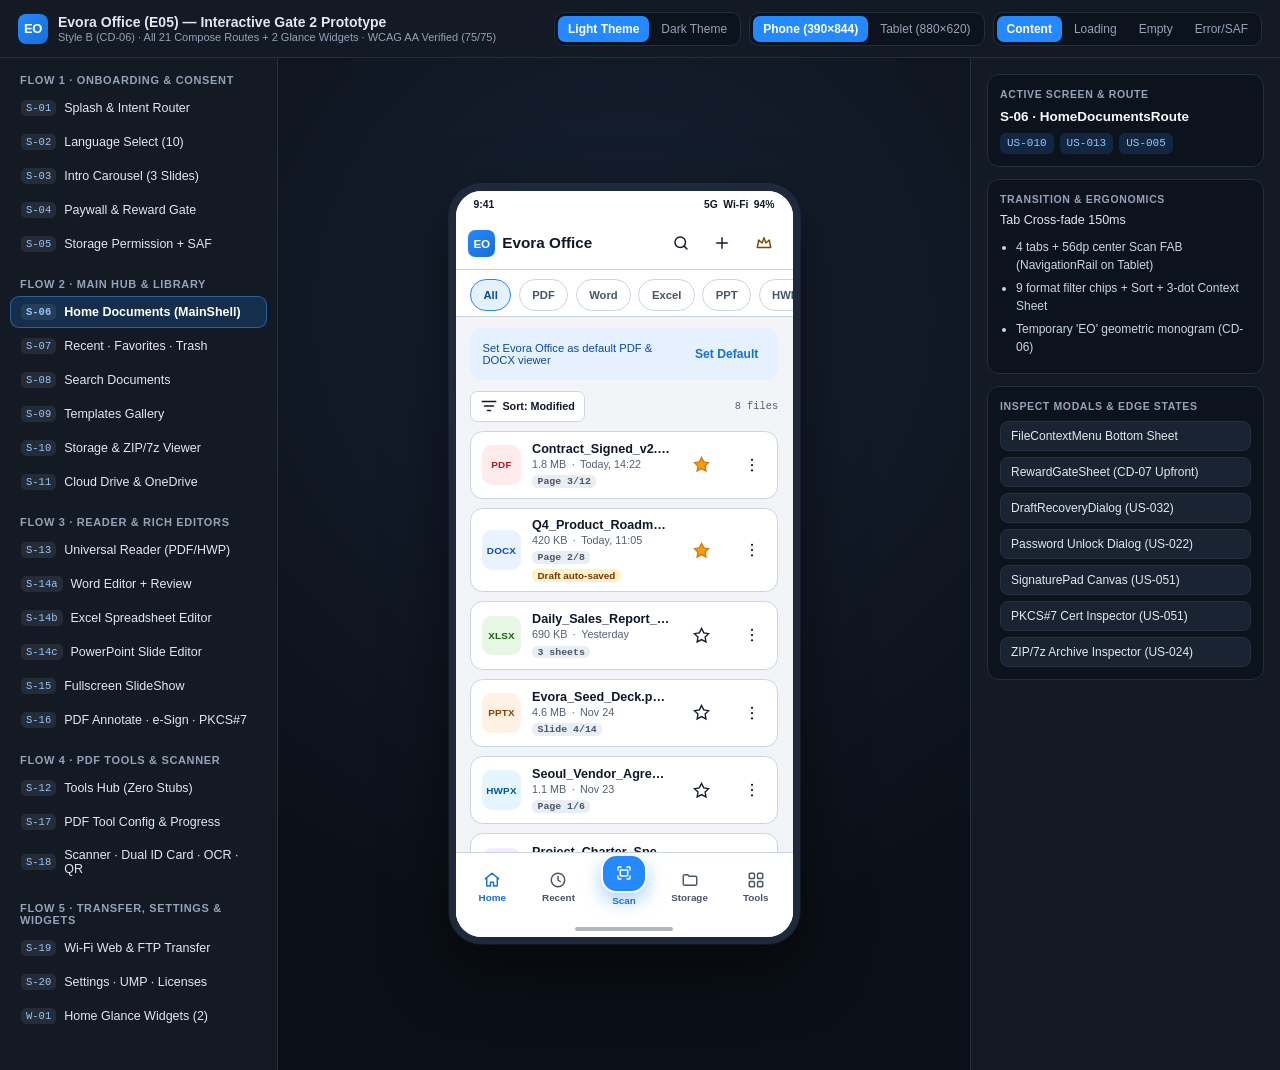
<file: wireframes/index.html>
<!DOCTYPE html>
<html lang="en" data-app-theme="light">
<head>
  <meta charset="UTF-8" />
  <meta name="viewport" content="width=device-width, initial-scale=1.0" />
  <title>Evora Office (E05) — Phase 4 Interactive Gate 2 Wireframes</title>
  <link rel="stylesheet" href="styles.css" />
</head>
<body>
  <header class="studio-topbar">
    <div class="studio-brand">
      <div class="eo-mark-mini" aria-hidden="true">EO</div>
      <div class="studio-title-group">
        <h1>Evora Office (E05) — Interactive Gate 2 Prototype</h1>
        <p>Style B (CD-06) · All 21 Compose Routes + 2 Glance Widgets · WCAG AA Verified (75/75)</p>
      </div>
    </div>
    <div class="studio-controls">
      <div class="ctrl-group" role="group" aria-label="Theme Switcher">
        <button class="ctrl-btn active" data-theme-btn="light">Light Theme</button>
        <button class="ctrl-btn" data-theme-btn="dark">Dark Theme</button>
      </div>
      <div class="ctrl-group" role="group" aria-label="Viewport Size">
        <button class="ctrl-btn active" data-device-btn="phone">Phone (390×844)</button>
        <button class="ctrl-btn" data-device-btn="tablet">Tablet (880×620)</button>
      </div>
      <div class="ctrl-group" role="group" aria-label="Screen State">
        <button class="ctrl-btn active" data-state-btn="content">Content</button>
        <button class="ctrl-btn" data-state-btn="loading">Loading</button>
        <button class="ctrl-btn" data-state-btn="empty">Empty</button>
        <button class="ctrl-btn" data-state-btn="error">Error/SAF</button>
      </div>
    </div>
  </header>

  <main class="studio-body">
    <aside class="route-sidebar" id="routeSidebar" aria-label="Wireframe Route Directory"></aside>

    <section class="device-stage">
      <div class="device-frame" id="deviceFrame" role="region" aria-label="Android Device Preview">
        <div class="android-status-bar" id="statusBar">
          <span>9:41</span>
          <div class="status-icons">
            <span>5G</span>
            <span>Wi-Fi</span>
            <span>94%</span>
          </div>
        </div>
        <div class="screen-viewport" id="screenViewport"></div>
        <div class="android-gesture-bar"><span></span></div>
      </div>
    </section>

    <aside class="spec-inspector" id="specInspector" aria-label="Design Spec Inspector"></aside>
  </main>

  <script src="app.js" defer></script>
</body>
</html>
</file>
<file: wireframes/styles.css>
/* Evora Office (E05) — Style B Familiar Vibrant Utility Design Tokens
   Verified 75/75 WCAG 2.1 AA pairs against research/phase4/verify_wcag_contrast.py */

:root {
  --bg-canvas: #F2F4F8;
  --surface-card: #FFFFFF;
  --surface-subtle: #E9EEF5;
  --surface-elevated: #FFFFFF;
  --text-primary: #0F172A;
  --text-secondary: #475569;
  --text-muted: #526075;
  --border-subtle: #CBD5E1;
  --border-input: #7C8BA1;
  --primary-action: #186FD4;
  --on-primary: #FFFFFF;
  --brand-accent: #2489FF;
  --primary-container: #E6F1FF;
  --on-primary-container: #0D4A9E;
  --success: #1E7D5E;
  --on-success: #FFFFFF;
  --success-container: #E3F8F0;
  --on-success-container: #125741;
  --warning: #B45309;
  --on-warning: #FFFFFF;
  --warning-container: #FEF3C7;
  --on-warning-container: #78350F;
  --error: #C82828;
  --on-error: #FFFFFF;
  --error-container: #FEECEC;
  --on-error-container: #8C1D1D;
  --pro-gold-container: #FFF4DB;
  --on-pro-gold: #7A4B00;

  /* Format Colors — Light */
  --fmt-word-hdr: #1563DB; --fmt-word-tint: #EAF2FF; --fmt-word-ink: #114FB3;
  --fmt-pdf-hdr: #D33434; --fmt-pdf-tint: #FFEBEB; --fmt-pdf-ink: #A81E1E;
  --fmt-excel-hdr: #1D820E; --fmt-excel-tint: #E6F7E4; --fmt-excel-ink: #146308;
  --fmt-ppt-hdr: #B85600; --fmt-ppt-tint: #FFF2E4; --fmt-ppt-ink: #8F4100;
  --fmt-hwp-hdr: #0074BF; --fmt-hwp-tint: #E5F5FF; --fmt-hwp-ink: #005894;
  --fmt-odf-hdr: #8B1ED9; --fmt-odf-tint: #F5EAFF; --fmt-odf-ink: #6C14AD;
  --fmt-epub-hdr: #5A7D0E; --fmt-epub-tint: #F0F8DF; --fmt-epub-ink: #446107;
  --fmt-txt-hdr: #1474B0; --fmt-txt-tint: #E6F5FF; --fmt-txt-ink: #0D5887;
  --hdr-ink: #FFFFFF;
  --fab-ink: #FFFFFF;

  /* Studio chrome */
  --studio-bg: #0B1018;
  --studio-panel: #131A24;
  --studio-border: #232E3F;
  --studio-text: #E2E8F0;
  --studio-muted: #94A3B8;

  /* Typography & Radii */
  --font-sans: 'Poppins', -apple-system, BlinkMacSystemFont, 'Segoe UI', Roboto, sans-serif;
  --font-mono: 'JetBrains Mono', ui-monospace, SFMono-Regular, Menlo, monospace;
  --r-xs: 6px;
  --r-sm: 10px;
  --r-md: 14px;
  --r-lg: 20px;
  --r-xl: 28px;
  --scrim: rgba(15, 23, 42, 0.54);
}

[data-app-theme="dark"] {
  --bg-canvas: #101318;
  --surface-card: #1A1E26;
  --surface-subtle: #232934;
  --surface-elevated: #252B36;
  --text-primary: #F1F5F9;
  --text-secondary: #B0BAC9;
  --text-muted: #94A1B5;
  --border-subtle: #333C4D;
  --border-input: #68768C;
  --primary-action: #4DA1FF;
  --on-primary: #061D3D;
  --brand-accent: #4DA1FF;
  --primary-container: #183359;
  --on-primary-container: #BFDBFE;
  --success: #46D8A9;
  --on-success: #04261B;
  --success-container: #12382B;
  --on-success-container: #86EFCD;
  --warning: #FBBF24;
  --on-warning: #2D1902;
  --warning-container: #3B2809;
  --on-warning-container: #FDE68A;
  --error: #FF7878;
  --on-error: #3B0A0A;
  --error-container: #3F171A;
  --on-error-container: #FECACA;
  --pro-gold-container: #3A2B0D;
  --on-pro-gold: #FCD34D;

  /* Format Colors — Dark */
  --fmt-word-hdr: #162642; --fmt-word-tint: #1B2E4F; --fmt-word-ink: #89B7FF;
  --fmt-pdf-hdr: #38181A; --fmt-pdf-tint: #401C1F; --fmt-pdf-ink: #FF9494;
  --fmt-excel-hdr: #142B16; --fmt-excel-tint: #17331A; --fmt-excel-ink: #75E067;
  --fmt-ppt-hdr: #36200D; --fmt-ppt-tint: #3D2510; --fmt-ppt-ink: #FFB067;
  --fmt-hwp-hdr: #0F273B; --fmt-hwp-tint: #133047; --fmt-hwp-ink: #66C3FF;
  --fmt-odf-hdr: #2B183E; --fmt-odf-tint: #341D4A; --fmt-odf-ink: #D599FF;
  --fmt-epub-hdr: #222E10; --fmt-epub-tint: #293814; --fmt-epub-ink: #B5E34F;
  --fmt-txt-hdr: #13293B; --fmt-txt-tint: #173247; --fmt-txt-ink: #72C8FF;
  --hdr-ink: #F1F5F9;
  --fab-ink: #061D3D;
}

* { box-sizing: border-box; margin: 0; padding: 0; }

body {
  font-family: var(--font-sans);
  background: var(--studio-bg);
  color: var(--studio-text);
  min-height: 100vh;
  display: flex;
  flex-direction: column;
}

/* Top Studio Header */
.studio-topbar {
  height: 58px;
  background: var(--studio-panel);
  border-bottom: 1px solid var(--studio-border);
  padding: 0 18px;
  display: flex;
  align-items: center;
  justify-content: space-between;
  gap: 12px;
  flex-shrink: 0;
}

.studio-brand {
  display: flex;
  align-items: center;
  gap: 10px;
}

.eo-mark-mini {
  width: 30px;
  height: 30px;
  border-radius: 8px;
  background: linear-gradient(135deg, #2489FF, #186FD4);
  color: #fff;
  display: grid;
  place-items: center;
  font-weight: 700;
  font-size: 13px;
  letter-spacing: -0.03em;
}

.studio-title-group h1 {
  font-size: 14px;
  font-weight: 600;
  line-height: 1.2;
}

.studio-title-group p {
  font-size: 11px;
  color: var(--studio-muted);
}

.studio-controls {
  display: flex;
  align-items: center;
  gap: 8px;
  flex-wrap: wrap;
}

.ctrl-group {
  display: inline-flex;
  background: #0D131D;
  border: 1px solid var(--studio-border);
  border-radius: 10px;
  padding: 3px;
  gap: 2px;
}

.ctrl-btn {
  border: none;
  background: transparent;
  color: var(--studio-muted);
  font-family: inherit;
  font-size: 12px;
  font-weight: 500;
  padding: 6px 10px;
  border-radius: 7px;
  cursor: pointer;
  transition: all 0.16s ease;
  display: inline-flex;
  align-items: center;
  gap: 5px;
}

.ctrl-btn:hover { color: #fff; }
.ctrl-btn.active {
  background: #2489FF;
  color: #FFFFFF;
  font-weight: 600;
}

/* Studio Workspace Split */
.studio-body {
  flex: 1;
  display: grid;
  grid-template-columns: 278px 1fr 310px;
  min-height: 0;
  overflow: hidden;
}

/* Left Route Sidebar */
.route-sidebar {
  background: var(--studio-panel);
  border-right: 1px solid var(--studio-border);
  overflow-y: auto;
  padding: 12px 10px 24px;
}

.flow-group { margin-bottom: 14px; }
.flow-group-title {
  font-size: 11px;
  font-weight: 600;
  text-transform: uppercase;
  letter-spacing: 0.06em;
  color: var(--studio-muted);
  padding: 4px 10px 6px;
}

.route-nav-btn {
  width: 100%;
  text-align: left;
  background: transparent;
  border: 1px solid transparent;
  color: var(--studio-text);
  font-family: inherit;
  font-size: 12.5px;
  padding: 7px 10px;
  border-radius: 9px;
  cursor: pointer;
  display: flex;
  align-items: center;
  gap: 8px;
  margin-bottom: 2px;
  transition: background 0.14s ease;
}

.route-nav-btn:hover { background: rgba(255,255,255,0.06); }
.route-nav-btn.active {
  background: rgba(36, 137, 255, 0.18);
  border-color: rgba(77, 161, 255, 0.45);
  color: #fff;
  font-weight: 600;
}

.route-id-pill {
  font-family: var(--font-mono);
  font-size: 10.5px;
  padding: 2px 5px;
  border-radius: 5px;
  background: rgba(255,255,255,0.08);
  color: #93C5FD;
  flex-shrink: 0;
}

/* Center Stage */
.device-stage {
  display: flex;
  align-items: safe center;
  justify-content: center;
  padding: 14px 20px;
  overflow: auto;
  background: radial-gradient(circle at 50% 25%, #172133 0%, #0B1018 75%);
}

@media (max-height: 980px) {
  .device-frame:not(.tablet) {
    zoom: 0.90;
  }
}

@media (max-height: 820px) {
  .device-frame:not(.tablet) {
    zoom: 0.80;
  }
}

.device-frame {
  width: 390px;
  height: 844px;
  background: var(--bg-canvas);
  color: var(--text-primary);
  border-radius: 36px;
  border: 8px solid #1E293B;
  box-shadow: 0 28px 70px rgba(0,0,0,0.55), 0 0 0 1px rgba(255,255,255,0.08);
  display: flex;
  flex-direction: column;
  overflow: hidden;
  position: relative;
  transition: width 0.25s ease, height 0.25s ease, border-radius 0.25s ease;
}

.device-frame.tablet {
  width: 880px;
  height: 620px;
  border-radius: 26px;
}

/* Status Bar */
.android-status-bar {
  height: 30px;
  padding: 0 20px;
  display: flex;
  align-items: center;
  justify-content: space-between;
  font-size: 11.5px;
  font-weight: 600;
  font-variant-numeric: tabular-nums;
  background: var(--surface-card);
  color: var(--text-primary);
  flex-shrink: 0;
  z-index: 4;
}

.android-status-bar.colored {
  color: var(--hdr-ink);
}

.status-icons {
  display: flex;
  align-items: center;
  gap: 6px;
}

.screen-viewport {
  flex: 1;
  min-height: 0;
  display: flex;
  flex-direction: column;
  position: relative;
  overflow: hidden;
  background: var(--bg-canvas);
}

.android-gesture-bar {
  height: 18px;
  background: var(--surface-elevated);
  display: grid;
  place-items: center;
  flex-shrink: 0;
  z-index: 4;
}

.android-gesture-bar span {
  width: 108px;
  height: 4px;
  border-radius: 99px;
  background: var(--text-muted);
  opacity: 0.45;
}

/* Right Spec Inspector */
.spec-inspector {
  background: var(--studio-panel);
  border-left: 1px solid var(--studio-border);
  padding: 16px;
  overflow-y: auto;
  font-size: 12.5px;
  line-height: 1.5;
}

.spec-card {
  background: #0D131D;
  border: 1px solid var(--studio-border);
  border-radius: 12px;
  padding: 12px;
  margin-bottom: 12px;
}

.spec-label {
  font-size: 10.5px;
  text-transform: uppercase;
  letter-spacing: 0.06em;
  color: var(--studio-muted);
  margin-bottom: 4px;
  font-weight: 600;
}

.spec-value {
  color: #F8FAFC;
  font-weight: 600;
  font-size: 13.5px;
}

.spec-tags {
  display: flex;
  flex-wrap: wrap;
  gap: 6px;
  margin-top: 6px;
}

.spec-tag {
  font-family: var(--font-mono);
  font-size: 11px;
  padding: 2px 7px;
  border-radius: 6px;
  background: rgba(36, 137, 255, 0.16);
  color: #93C5FD;
}

.spec-list {
  padding-left: 16px;
  color: #CBD5E1;
  font-size: 12px;
}

.spec-list li { margin-bottom: 5px; }

.quick-modal-triggers {
  display: flex;
  flex-direction: column;
  gap: 6px;
  margin-top: 6px;
}

.quick-trigger-btn {
  text-align: left;
  background: #1A2332;
  border: 1px solid var(--studio-border);
  color: #E2E8F0;
  padding: 7px 10px;
  border-radius: 8px;
  font-size: 12px;
  font-family: inherit;
  cursor: pointer;
}

.quick-trigger-btn:hover {
  border-color: #4DA1FF;
  color: #fff;
}

/* === IN-APP ANDROID COMPOSE COMPONENT PATTERNS === */

.app-shell-wrap {
  flex: 1;
  min-height: 0;
  display: flex;
  flex-direction: column;
}

.device-frame.tablet .app-shell-wrap.with-rail {
  flex-direction: row;
}

.nav-rail {
  display: none;
  width: 78px;
  background: var(--surface-elevated);
  border-right: 1px solid var(--border-subtle);
  flex-direction: column;
  align-items: center;
  padding: 12px 6px;
  gap: 8px;
  flex-shrink: 0;
}

.device-frame.tablet .app-shell-wrap.with-rail .nav-rail {
  display: flex;
}

.device-frame.tablet .app-shell-wrap.with-rail .bottom-nav {
  display: none;
}

.rail-fab {
  width: 48px;
  height: 48px;
  border-radius: 14px;
  background: var(--brand-accent);
  color: var(--fab-ink);
  border: none;
  display: grid;
  place-items: center;
  cursor: pointer;
  margin-bottom: 8px;
  box-shadow: 0 4px 12px rgba(36,137,255,0.3);
}

.rail-item {
  width: 64px;
  min-height: 52px;
  border: none;
  background: transparent;
  color: var(--text-secondary);
  border-radius: 12px;
  display: flex;
  flex-direction: column;
  align-items: center;
  justify-content: center;
  gap: 3px;
  font-family: inherit;
  font-size: 11px;
  font-weight: 600;
  cursor: pointer;
}

.rail-item.active {
  background: var(--primary-container);
  color: var(--on-primary-container);
}

.app-topbar {
  min-height: 56px;
  background: var(--surface-card);
  padding: 6px 10px 6px 14px;
  display: flex;
  align-items: center;
  justify-content: space-between;
  gap: 6px;
  border-bottom: 1px solid var(--border-subtle);
  flex-shrink: 0;
}

.app-topbar.format-hdr {
  color: var(--hdr-ink);
  border-bottom: none;
}

.topbar-left {
  display: flex;
  align-items: center;
  gap: 8px;
  min-width: 0;
  flex: 1;
}

.topbar-title {
  font-size: 17px;
  font-weight: 600;
  white-space: nowrap;
  overflow: hidden;
  text-overflow: ellipsis;
}

.topbar-actions {
  display: flex;
  align-items: center;
  gap: 2px;
  flex-shrink: 0;
}

.icon-btn-48 {
  min-width: 44px;
  min-height: 44px;
  width: 44px;
  height: 44px;
  border-radius: 999px;
  border: none;
  background: transparent;
  color: inherit;
  display: grid;
  place-items: center;
  cursor: pointer;
  position: relative;
}

.icon-btn-48:hover { background: rgba(128,128,128,0.12); }

.done-cta-pill {
  min-height: 38px;
  padding: 0 14px;
  border-radius: 999px;
  border: none;
  background: var(--primary-action);
  color: var(--on-primary);
  font-family: inherit;
  font-size: 13.5px;
  font-weight: 600;
  cursor: pointer;
}

.done-cta-on-color {
  min-height: 36px;
  padding: 0 12px;
  border-radius: 999px;
  border: 1px solid rgba(255,255,255,0.4);
  background: rgba(255,255,255,0.18);
  color: var(--hdr-ink);
  font-family: inherit;
  font-size: 13px;
  font-weight: 600;
  cursor: pointer;
}

.scroll-content {
  flex: 1;
  min-height: 0;
  overflow-y: auto;
  padding: 12px 16px 20px;
}

.scroll-content.no-pad { padding: 0; }

/* Filter chips */
.chip-row {
  display: flex;
  gap: 8px;
  overflow-x: auto;
  padding: 10px 16px 6px;
  background: var(--surface-card);
  border-bottom: 1px solid var(--border-subtle);
  flex-shrink: 0;
  scrollbar-width: none;
}

.chip-row::-webkit-scrollbar { display: none; }

.filter-chip {
  min-height: 36px;
  padding: 0 14px;
  border-radius: 999px;
  border: 1px solid var(--border-subtle);
  background: var(--surface-card);
  color: var(--text-secondary);
  font-family: inherit;
  font-size: 12.5px;
  font-weight: 600;
  white-space: nowrap;
  cursor: pointer;
}

.filter-chip.active {
  background: var(--primary-container);
  color: var(--on-primary-container);
  border-color: var(--brand-accent);
}

/* Toolbar / Sort Bar */
.list-meta-bar {
  display: flex;
  align-items: center;
  justify-content: space-between;
  margin-bottom: 10px;
  gap: 8px;
}

.sort-pill {
  min-height: 34px;
  padding: 4px 10px;
  border-radius: 8px;
  border: 1px solid var(--border-subtle);
  background: var(--surface-card);
  color: var(--text-primary);
  font-family: inherit;
  font-size: 12px;
  font-weight: 600;
  display: inline-flex;
  align-items: center;
  gap: 5px;
  cursor: pointer;
}

.count-label {
  font-family: var(--font-mono);
  font-size: 11.5px;
  color: var(--text-muted);
  font-weight: 500;
}

/* Tablet 2-col grid */
.doc-list {
  display: flex;
  flex-direction: column;
  gap: 10px;
}

.device-frame.tablet .doc-list.grid-on-tablet {
  display: grid;
  grid-template-columns: 1fr 1fr;
  gap: 12px;
}

/* Two-pane tablet master-detail */
.tablet-two-pane {
  display: flex;
  flex-direction: column;
  flex: 1;
  min-height: 0;
}

.device-frame.tablet .tablet-two-pane {
  display: grid;
  grid-template-columns: 1.05fr 0.95fr;
  height: 100%;
}

.tablet-preview-pane {
  display: none;
  border-left: 1px solid var(--border-subtle);
  background: var(--surface-card);
  padding: 18px;
  overflow-y: auto;
}

.device-frame.tablet .tablet-preview-pane {
  display: flex;
  flex-direction: column;
  gap: 12px;
}

/* Document Card */
.doc-card {
  background: var(--surface-card);
  border: 1px solid var(--border-subtle);
  border-radius: var(--r-md);
  min-height: 76px;
  padding: 10px 6px 10px 12px;
  display: flex;
  align-items: center;
  gap: 12px;
  cursor: pointer;
  transition: border-color 0.15s ease, background 0.15s ease;
}

.doc-card:hover { border-color: var(--brand-accent); }
.doc-card.selected {
  border: 2px solid var(--brand-accent);
  background: var(--primary-container);
}

.fmt-badge {
  width: 44px;
  height: 44px;
  border-radius: 11px;
  display: flex;
  flex-direction: column;
  align-items: center;
  justify-content: center;
  font-weight: 700;
  font-size: 11px;
  letter-spacing: 0.02em;
  flex-shrink: 0;
}

.fmt-pdf { background: var(--fmt-pdf-tint); color: var(--fmt-pdf-ink); }
.fmt-word { background: var(--fmt-word-tint); color: var(--fmt-word-ink); }
.fmt-excel { background: var(--fmt-excel-tint); color: var(--fmt-excel-ink); }
.fmt-ppt { background: var(--fmt-ppt-tint); color: var(--fmt-ppt-ink); }
.fmt-hwp { background: var(--fmt-hwp-tint); color: var(--fmt-hwp-ink); }
.fmt-odf { background: var(--fmt-odf-tint); color: var(--fmt-odf-ink); }
.fmt-epub { background: var(--fmt-epub-tint); color: var(--fmt-epub-ink); }
.fmt-txt { background: var(--fmt-txt-tint); color: var(--fmt-txt-ink); }

.doc-info {
  flex: 1;
  min-width: 0;
}

.doc-name {
  font-size: 14px;
  font-weight: 600;
  color: var(--text-primary);
  white-space: nowrap;
  overflow: hidden;
  text-overflow: ellipsis;
}

.doc-meta {
  font-size: 12px;
  color: var(--text-muted);
  margin-top: 2px;
  display: flex;
  align-items: center;
  gap: 6px;
  flex-wrap: wrap;
}

.pill-mini {
  font-size: 11px;
  font-weight: 600;
  padding: 1px 6px;
  border-radius: 6px;
  display: inline-flex;
  align-items: center;
  gap: 3px;
}

.pill-draft { background: var(--warning-container); color: var(--on-warning-container); }
.pill-page { background: var(--surface-subtle); color: var(--text-secondary); font-family: var(--font-mono); }
.pill-pro { background: var(--pro-gold-container); color: var(--on-pro-gold); font-size: 10.5px; }
.pill-success { background: var(--success-container); color: var(--on-success-container); }

/* Bottom Navigation Bar + Center Scan FAB */
.bottom-nav {
  height: 76px;
  background: var(--surface-elevated);
  border-top: 1px solid var(--border-subtle);
  display: grid;
  grid-template-columns: 1fr 1fr 72px 1fr 1fr;
  align-items: center;
  padding: 0 4px;
  flex-shrink: 0;
  position: relative;
  z-index: 3;
}

.bnav-btn {
  height: 58px;
  border: none;
  background: transparent;
  color: var(--text-secondary);
  font-family: inherit;
  font-size: 11px;
  font-weight: 600;
  display: flex;
  flex-direction: column;
  align-items: center;
  justify-content: center;
  gap: 3px;
  cursor: pointer;
  border-radius: 12px;
}

.bnav-btn.active { color: var(--primary-action); }

.bnav-scan-slot {
  display: flex;
  flex-direction: column;
  align-items: center;
  justify-content: flex-end;
  height: 58px;
  position: relative;
  top: -8px;
}

.scan-fab {
  width: 52px;
  height: 52px;
  border-radius: 17px;
  border: 3px solid var(--surface-elevated);
  background: var(--brand-accent);
  color: var(--fab-ink);
  display: grid;
  place-items: center;
  cursor: pointer;
  box-shadow: 0 8px 20px rgba(36, 137, 255, 0.38);
}

.scan-fab-label {
  font-size: 11px;
  font-weight: 700;
  color: var(--primary-action);
  margin-top: 3px;
  line-height: 1;
}

/* Primary & Secondary Buttons */
.btn-primary {
  width: 100%;
  min-height: 48px;
  border-radius: var(--r-md);
  border: none;
  background: var(--primary-action);
  color: var(--on-primary);
  font-family: inherit;
  font-size: 14.5px;
  font-weight: 600;
  padding: 10px 18px;
  cursor: pointer;
  display: inline-flex;
  align-items: center;
  justify-content: center;
  gap: 8px;
}

.btn-outlined {
  width: 100%;
  min-height: 48px;
  border-radius: var(--r-md);
  border: 1.5px solid var(--border-input);
  background: var(--surface-card);
  color: var(--text-primary);
  font-family: inherit;
  font-size: 14px;
  font-weight: 600;
  padding: 10px 16px;
  cursor: pointer;
  display: inline-flex;
  align-items: center;
  justify-content: center;
  gap: 8px;
}

.btn-text {
  min-height: 44px;
  border: none;
  background: transparent;
  color: var(--primary-action);
  font-family: inherit;
  font-size: 13.5px;
  font-weight: 600;
  padding: 8px 12px;
  cursor: pointer;
  white-space: nowrap;
  flex-shrink: 0;
}

/* Cards & Banners */
.card-box {
  background: var(--surface-card);
  border: 1px solid var(--border-subtle);
  border-radius: var(--r-md);
  padding: 14px;
  margin-bottom: 12px;
}

.banner-info {
  border-radius: var(--r-md);
  padding: 12px 14px;
  display: flex;
  align-items: center;
  justify-content: space-between;
  gap: 10px;
  margin-bottom: 12px;
  font-size: 12.5px;
}

.banner-primary { background: var(--primary-container); color: var(--on-primary-container); }
.banner-warn { background: var(--warning-container); color: var(--on-warning-container); }
.banner-success { background: var(--success-container); color: var(--on-success-container); }
.banner-error { background: var(--error-container); color: var(--on-error-container); }

/* Tools Grid */
.section-hdr {
  font-size: 14px;
  font-weight: 700;
  color: var(--text-primary);
  margin: 12px 0 8px;
  display: flex;
  align-items: center;
  justify-content: space-between;
}

.tools-grid {
  display: grid;
  grid-template-columns: repeat(3, 1fr);
  gap: 10px;
}

.device-frame.tablet .tools-grid {
  grid-template-columns: repeat(6, 1fr);
}

.tool-tile {
  background: var(--surface-card);
  border: 1px solid var(--border-subtle);
  border-radius: var(--r-md);
  min-height: 92px;
  padding: 10px 6px;
  display: flex;
  flex-direction: column;
  align-items: center;
  justify-content: center;
  gap: 7px;
  text-align: center;
  cursor: pointer;
  position: relative;
  font-family: inherit;
  color: var(--text-primary);
}

.tool-tile:hover { border-color: var(--brand-accent); }

.tool-tile-icon {
  width: 42px;
  height: 42px;
  border-radius: 12px;
  display: grid;
  place-items: center;
}

.tool-tile-label {
  font-size: 12px;
  font-weight: 600;
  line-height: 1.25;
}

.crown-badge {
  position: absolute;
  top: 6px;
  right: 6px;
  background: var(--pro-gold-container);
  color: var(--on-pro-gold);
  font-size: 9.5px;
  font-weight: 700;
  padding: 1px 5px;
  border-radius: 5px;
}

/* Segmented Control */
.segmented {
  display: grid;
  grid-template-columns: repeat(3, 1fr);
  background: var(--surface-subtle);
  padding: 4px;
  border-radius: 12px;
  margin-bottom: 12px;
  gap: 4px;
}

.seg-btn {
  min-height: 38px;
  border: none;
  background: transparent;
  color: var(--text-secondary);
  font-family: inherit;
  font-size: 12.5px;
  font-weight: 600;
  border-radius: 9px;
  cursor: pointer;
}

.seg-btn.active {
  background: var(--surface-card);
  color: var(--text-primary);
  box-shadow: 0 1px 3px rgba(0,0,0,0.08);
}

/* Reader / Editor Canvas */
.reader-canvas {
  flex: 1;
  min-height: 0;
  overflow-y: auto;
  padding: 14px 16px;
  position: relative;
  background: var(--surface-subtle);
}

.reader-canvas.theme-light .doc-page-sheet { background: #FFFFFF; color: #0F172A; }
.reader-canvas.theme-sepia .doc-page-sheet { background: #F5ECD8; color: #3B2F20; }
.reader-canvas.theme-night { background: #080A0D; }
.reader-canvas.theme-night .doc-page-sheet { background: #0F1216; color: #E2E8F0; border-color: #27303F; }

.doc-page-sheet {
  background: #FFFFFF;
  color: #0F172A;
  border: 1px solid var(--border-subtle);
  border-radius: 8px;
  padding: 18px 16px;
  box-shadow: 0 4px 14px rgba(0,0,0,0.06);
  margin-bottom: 12px;
  font-size: 13px;
  line-height: 1.55;
  position: relative;
}

.page-pill-float {
  position: absolute;
  right: 10px;
  top: 46%;
  background: rgba(15, 23, 42, 0.84);
  color: #FFFFFF;
  font-family: var(--font-mono);
  font-size: 11.5px;
  font-weight: 600;
  padding: 6px 10px;
  border-radius: 999px;
  box-shadow: 0 4px 12px rgba(0,0,0,0.25);
  z-index: 2;
}

/* Collapsible Editor Bottom Shelf */
.editor-bottom-shelf {
  background: var(--surface-elevated);
  border-top: 1px solid var(--border-subtle);
  flex-shrink: 0;
}

.editor-tab-strip {
  display: flex;
  align-items: center;
  gap: 4px;
  overflow-x: auto;
  padding: 6px 10px;
  border-bottom: 1px solid var(--border-subtle);
  scrollbar-width: none;
}

.editor-tab-strip::-webkit-scrollbar { display: none; }

.ed-tab {
  min-height: 36px;
  padding: 5px 11px;
  border-radius: 8px;
  border: none;
  background: transparent;
  color: var(--text-secondary);
  font-family: inherit;
  font-size: 12px;
  font-weight: 600;
  white-space: nowrap;
  cursor: pointer;
}

.ed-tab.active {
  background: var(--primary-container);
  color: var(--on-primary-container);
}

.editor-tool-grid {
  display: flex;
  flex-wrap: wrap;
  gap: 8px;
  padding: 10px 12px 12px;
}

.ed-action-chip {
  min-height: 44px;
  min-width: 44px;
  padding: 6px 11px;
  border-radius: 10px;
  border: 1px solid var(--border-subtle);
  background: var(--surface-card);
  color: var(--text-primary);
  font-family: inherit;
  font-size: 12px;
  font-weight: 600;
  display: inline-flex;
  align-items: center;
  gap: 6px;
  cursor: pointer;
}

.ed-action-chip.on {
  background: var(--primary-container);
  border-color: var(--brand-accent);
  color: var(--on-primary-container);
}

/* Excel Grid */
.excel-formula-bar {
  display: flex;
  align-items: center;
  gap: 8px;
  padding: 7px 12px;
  background: var(--surface-card);
  border-bottom: 1px solid var(--border-subtle);
  font-family: var(--font-mono);
  font-size: 12px;
}

.excel-grid-table {
  width: 100%;
  border-collapse: collapse;
  font-size: 12px;
  background: var(--surface-card);
}

.excel-grid-table th,
.excel-grid-table td {
  border: 1px solid var(--border-subtle);
  padding: 7px 8px;
  text-align: left;
}

.excel-grid-table th {
  background: var(--surface-subtle);
  color: var(--text-secondary);
  font-weight: 600;
  text-align: center;
}

.excel-cell-active {
  outline: 2px solid var(--fmt-excel-ink);
  background: var(--fmt-excel-tint);
  font-weight: 600;
}

/* Scanner Viewfinder */
.camera-stage {
  flex: 1;
  background: #070B12;
  color: #F8FAFC;
  display: flex;
  flex-direction: column;
  justify-content: space-between;
  padding: 14px 16px;
  position: relative;
}

.camera-frame-box {
  flex: 1;
  margin: 12px 6px;
  border: 2px dashed #4DA1FF;
  border-radius: 16px;
  background: linear-gradient(160deg, rgba(36,137,255,0.08), rgba(255,255,255,0.03));
  display: flex;
  flex-direction: column;
  align-items: center;
  justify-content: center;
  padding: 16px;
  text-align: center;
  gap: 10px;
}

.shutter-btn {
  width: 66px;
  height: 66px;
  border-radius: 50%;
  border: 4px solid #FFFFFF;
  background: var(--brand-accent);
  cursor: pointer;
}

/* Modal Sheet Overlay inside device */
.modal-scrim {
  position: absolute;
  inset: 0;
  background: var(--scrim);
  display: flex;
  align-items: flex-end;
  justify-content: center;
  z-index: 20;
  padding: 0;
}

.modal-scrim.center {
  align-items: center;
  padding: 18px;
}

.bottom-sheet {
  width: 100%;
  max-height: 82%;
  overflow-y: auto;
  background: var(--surface-elevated);
  color: var(--text-primary);
  border-radius: 24px 24px 0 0;
  padding: 12px 16px 22px;
  box-shadow: 0 -10px 30px rgba(0,0,0,0.28);
}

.center-dialog {
  width: 100%;
  max-width: 340px;
  background: var(--surface-elevated);
  color: var(--text-primary);
  border-radius: 20px;
  padding: 18px;
  box-shadow: 0 20px 50px rgba(0,0,0,0.35);
}

.sheet-handle {
  width: 38px;
  height: 4px;
  border-radius: 99px;
  background: var(--border-input);
  margin: 0 auto 12px;
}

.sheet-action-row {
  width: 100%;
  min-height: 48px;
  border: none;
  background: transparent;
  color: var(--text-primary);
  font-family: inherit;
  font-size: 14px;
  font-weight: 500;
  padding: 8px 10px;
  border-radius: 10px;
  display: flex;
  align-items: center;
  gap: 12px;
  cursor: pointer;
}

.sheet-action-row:hover { background: var(--surface-subtle); }

/* Inputs */
.input-field {
  width: 100%;
  min-height: 48px;
  border-radius: 12px;
  border: 1.5px solid var(--border-input);
  background: var(--surface-card);
  color: var(--text-primary);
  font-family: inherit;
  font-size: 14px;
  padding: 10px 14px;
}

/* Shimmer Skeleton */
@keyframes pulseSkel {
  0%, 100% { opacity: 0.5; }
  50% { opacity: 1; }
}

.skel-box {
  background: var(--surface-subtle);
  border-radius: 8px;
  animation: pulseSkel 1.2s ease-in-out infinite;
}

/* Paywall SKU cards */
.sku-card {
  background: var(--surface-card);
  border: 1.5px solid var(--border-subtle);
  border-radius: 16px;
  padding: 12px 14px;
  margin-bottom: 9px;
  display: flex;
  align-items: center;
  justify-content: space-between;
  cursor: pointer;
  position: relative;
}

.sku-card.selected {
  border: 2px solid var(--brand-accent);
  background: var(--primary-container);
}

/* Responsive studio layout for smaller viewports */
@media (max-width: 1120px) {
  .studio-body { grid-template-columns: 230px 1fr; }
  .spec-inspector { display: none; }
}

@media (max-width: 780px) {
  .studio-body { grid-template-columns: 1fr; }
  .route-sidebar { display: none; }
}
</file>
